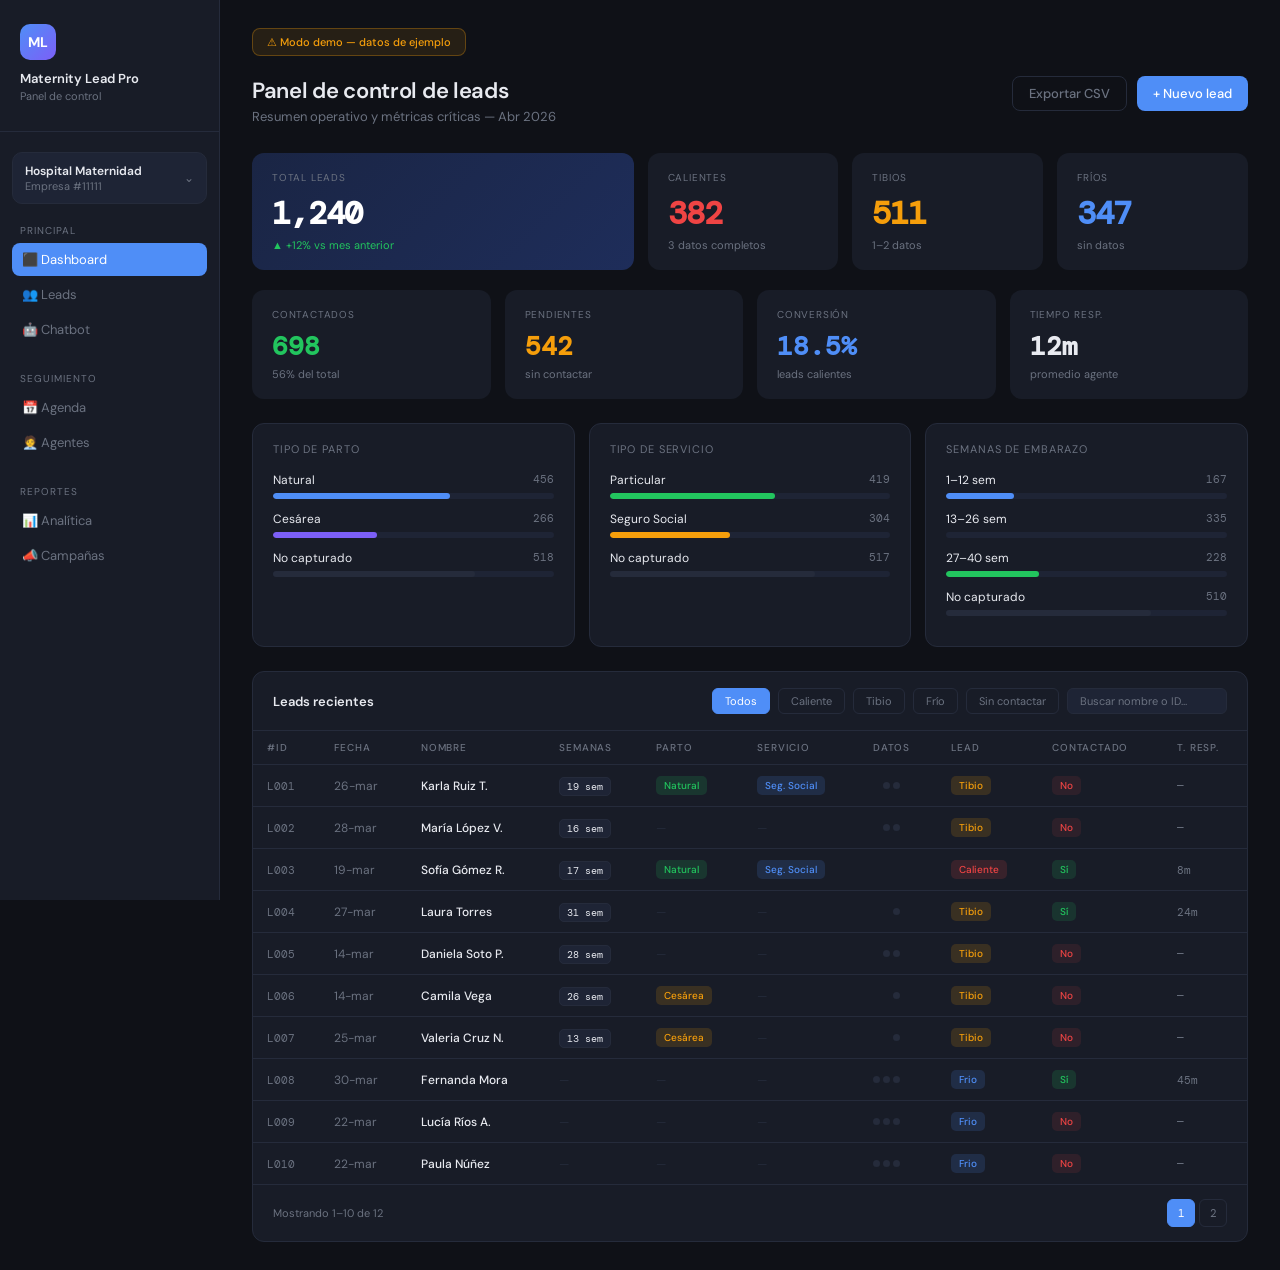
<file: index.html>
<!DOCTYPE html>
<html lang="es">
<head>
<meta charset="UTF-8">
<meta name="viewport" content="width=device-width, initial-scale=1.0">
<title>Maternity Lead Pro — Dashboard</title>
<link href="https://fonts.googleapis.com/css2?family=DM+Sans:wght@300;400;500;600&family=DM+Mono:wght@400;500&display=swap" rel="stylesheet">
<style>
:root{--bg:#0f1117;--surface:#181c27;--surface2:#1e2435;--border:#252b3b;--text:#e8eaf0;--muted:#6b7280;--accent:#4f8ef7;--accent2:#7c5ff7;--green:#22c55e;--yellow:#f59e0b;--red:#ef4444;--caliente:#ef4444;--tibio:#f59e0b;--frio:#4f8ef7}
*{margin:0;padding:0;box-sizing:border-box}
body{font-family:'DM Sans',sans-serif;background:var(--bg);color:var(--text);display:flex;min-height:100vh;font-size:14px}
.sidebar{width:220px;min-height:100vh;background:var(--surface);border-right:1px solid var(--border);display:flex;flex-direction:column;padding:24px 0;position:fixed;top:0;left:0;bottom:0}
.sidebar-logo{padding:0 20px 28px;border-bottom:1px solid var(--border);margin-bottom:20px}
.logo-avatar{width:36px;height:36px;background:linear-gradient(135deg,var(--accent),var(--accent2));border-radius:10px;display:flex;align-items:center;justify-content:center;font-weight:700;font-size:14px;color:#fff;margin-bottom:10px}
.logo-name{font-weight:600;font-size:13px;color:var(--text)}.logo-sub{font-size:11px;color:var(--muted);margin-top:2px}
.nav-section{padding:0 12px;margin-bottom:24px}
.nav-label{font-size:10px;color:var(--muted);letter-spacing:.1em;text-transform:uppercase;padding:0 8px;margin-bottom:6px}
.nav-item{display:flex;align-items:center;gap:10px;padding:8px 10px;border-radius:8px;color:var(--muted);cursor:pointer;font-size:13px;transition:all .15s;margin-bottom:2px}
.nav-item:hover{background:var(--surface2);color:var(--text)}.nav-item.active{background:var(--accent);color:#fff}
.empresa-selector{margin:0 12px 20px;background:var(--surface2);border:1px solid var(--border);border-radius:10px;padding:10px 12px;cursor:pointer;display:flex;align-items:center;justify-content:space-between}
.empresa-name{font-weight:600;color:var(--text);font-size:12px}.empresa-type{color:var(--muted);font-size:11px}
.main{margin-left:220px;flex:1;padding:28px 32px}
.header{display:flex;align-items:flex-start;justify-content:space-between;margin-bottom:28px}
.header-title{font-size:22px;font-weight:600;letter-spacing:-.3px}.header-sub{color:var(--muted);font-size:13px;margin-top:3px}
.header-actions{display:flex;gap:10px}
.btn{padding:8px 16px;border-radius:8px;border:none;font-family:inherit;font-size:13px;font-weight:500;cursor:pointer;transition:all .15s}
.btn-outline{background:transparent;border:1px solid var(--border);color:var(--muted)}.btn-outline:hover{border-color:var(--accent);color:var(--accent)}
.btn-primary{background:var(--accent);color:#fff}.btn-primary:hover{background:#3d7be8}
.kpi-grid{display:grid;grid-template-columns:2fr 1fr 1fr 1fr;gap:14px;margin-bottom:20px}
.kpi-grid2{display:grid;grid-template-columns:repeat(4,1fr);gap:14px;margin-bottom:24px}
.kpi-card{background:var(--surface);bor der:1px solid var(--border);border-radius:12px;padding:18px 20px}
.kpi-card.featured{background:linear-gradient(135deg,#1a2544,#1e2d5a);border-color:var(--accent)}
.kpi-label{font-size:10px;letter-spacing:.08em;text-transform:uppercase;color:var(--muted);margin-bottom:8px}
.kpi-value{font-size:32px;font-weight:600;letter-spacing:-1px;font-family:'DM Mono',monospace}
.kpi-card.featured .kpi-value{color:#fff}.kpi-delta{font-size:11px;margin-top:4px}.kpi-delta.up{color:var(--green)}
.kpi-sub{font-size:11px;color:var(--muted);margin-top:4px}
.kpi2-value{font-size:26px;font-weight:600;font-family:'DM Mono',monospace}
.kpi2-value.yellow{color:var(--yellow)}.kpi2-value.green{color:var(--green)}.kpi2-value.accent{color:var(--accent)}
.charts-row{display:grid;grid-template-columns:1fr 1fr 1fr;gap:14px;margin-bottom:24px}
.chart-card{background:var(--surface);border:1px solid var(--border);border-radius:12px;padding:18px 20px}
.chart-title{font-size:11px;text-transform:uppercase;letter-spacing:.08em;color:var(--muted);margin-bottom:16px}
.bar-row{margin-bottom:12px}.bar-meta{display:flex;justify-content:space-between;margin-bottom:5px;font-size:12px}
.bar-label{color:var(--text)}.bar-count{color:var(--muted);font-family:'DM Mono',monospace;font-size:11px}
.bar-track{height:6px;background:var(--surface2);border-radius:99px;overflow:hidden}
.bar-fill{height:100%;border-radius:99px;transition:width .6s ease}
.bar-fill.blue{background:var(--accent)}.bar-fill.green{background:var(--green)}.bar-fill.yellow{background:var(--yellow)}.bar-fill.purple{background:var(--accent2)}.bar-fill.muted{background:var(--border)}
.table-card{background:var(--surface);border:1px solid var(--border);border-radius:12px;overflow:hidden}
.table-header{padding:16px 20px;border-bottom:1px solid var(--border);display:flex;align-items:center;justify-content:space-between}
.table-title{font-size:13px;font-weight:600}.table-filters{display:flex;gap:8px}
.filter-btn{padding:5px 12px;border-radius:6px;border:1px solid var(--border);background:transparent;color:var(--muted);font-size:11px;font-family:inherit;cursor:pointer;transition:all .15s}
.filter-btn.active{background:var(--accent);border-color:var(--accent);color:#fff}.filter-btn:hover:not(.active){border-color:var(--accent);color:var(--accent)}
.search-input{background:var(--surface2);border:1px solid var(--border);color:var(--text);padding:5px 12px;border-radius:6px;font-family:inherit;font-size:11px;outline:none;width:160px}
.search-input::placeholder{color:var(--muted)}
table{width:100%;border-collapse:collapse}
th{text-align:left;padding:10px 14px;font-size:10px;text-transform:uppercase;letter-spacing:.08em;color:var(--muted);border-bottom:1px solid var(--border);font-weight:500}
td{padding:11px 14px;border-bottom:1px solid var(--border);font-size:12px}
tr:last-child td{border-bottom:none}tr:hover td{background:var(--surface2)}
.badge{display:inline-flex;align-items:center;gap:4px;padding:3px 8px;border-radius:5px;font-size:10px;font-weight:500}
.badge.caliente{background:rgba(239,68,68,.15);color:var(--caliente)}.badge.tibio{background:rgba(245,158,11,.15);color:var(--tibio)}.badge.frio{background:rgba(79,142,247,.15);color:var(--frio)}
.badge.si{background:rgba(34,197,94,.15);color:var(--green)}.badge.no{background:rgba(239,68,68,.1);color:var(--red)}
.dots{display:flex;gap:3px}.dot{width:7px;height:7px;border-radius:50%}
.dot.filled.c{background:var(--caliente)}.dot.filled.t{background:var(--tibio)}.dot.filled.f{background:var(--accent)}.dot.empty{background:var(--border)}
.id-cell{font-family:'DM Mono',monospace;color:var(--muted);font-size:11px}
.sem-tag{background:var(--surface2);border:1px solid var(--border);padding:2px 7px;border-radius:5px;font-size:10px;font-family:'DM Mono',monospace}
.dash{color:var(--border)}
.pagination{padding:14px 20px;display:flex;align-items:center;justify-content:space-between;border-top:1px solid var(--border)}
.page-info{font-size:11px;color:var(--muted)}.page-btns{display:flex;gap:4px}
.page-btn{width:28px;height:28px;border-radius:6px;border:1px solid var(--border);background:transparent;color:var(--muted);font-size:11px;cursor:pointer;display:flex;align-items:center;justify-content:center;transition:all .15s;font-family:'DM Mono',monospace}
.page-btn.active{background:var(--accent);border-color:var(--accent);color:#fff}.page-btn:hover:not(.active){border-color:var(--accent);color:var(--accent)}
.loading{position:fixed;inset:0;background:var(--bg);display:flex;flex-direction:column;align-items:center;justify-content:center;z-index:999;transition:opacity .4s}
.loading.hidden{opacity:0;pointer-events:none}
.loading-logo{width:52px;height:52px;background:linear-gradient(135deg,var(--accent),var(--accent2));border-radius:16px;display:flex;align-items:center;justify-content:center;font-size:22px;font-weight:700;color:#fff;margin-bottom:16px;animation:pulse 1.5s ease-in-out infinite}
@keyframes pulse{0%,100%{transform:scale(1);opacity:1}50%{transform:scale(1.05);opacity:.8}}
.loading-text{color:var(--muted);font-size:13px}
.demo-banner{background:rgba(245,158,11,.1);border:1px solid rgba(245,158,11,.3);color:var(--yellow);padding:6px 14px;border-radius:8px;font-size:11px;font-weight:500;margin-bottom:20px;display:inline-flex;align-items:center;gap:6px}
</style>
</head>
<body>
<div class="loading" id="loader"><div class="loading-logo">ML</div><div class="loading-text">Cargando dashboard…</div></div>
<nav class="sidebar">
<div class="sidebar-logo"><div class="logo-avatar">ML</div><div class="logo-name">Maternity Lead Pro</div><div class="logo-sub">Panel de control</div></div>
<div class="empresa-selector"><div class="empresa-info"><div class="empresa-name">Hospital Maternidad</div><div class="empresa-type">Empresa #11111</div></div><div style="color:var(--muted);font-size:12px">⌄</div></div>
<div class="nav-section"><div class="nav-label">Principal</div><div class="nav-item active">⬛ Dashboard</div><div class="nav-item">👥 Leads</div><div class="nav-item">🤖 Chatbot</div></div>
<div class="nav-section"><div class="nav-label">Seguimiento</div><div class="nav-item">📅 Agenda</div><div class="nav-item">🧑‍💼 Agentes</div></div>
<div class="nav-section"><div class="nav-label">Reportes</div><div class="nav-item">📊 Analítica</div><div class="nav-item">📣 Campañas</div></div>
</nav>
<main class="main">
<div class="demo-banner">⚠ Modo demo — datos de ejemplo</div>
<div class="header"><div><div class="header-title">Panel de control de leads</div><div class="header-sub">Resumen operativo y métricas críticas — Abr 2026</div></div><div class="header-actions"><button class="btn btn-outline">Exportar CSV</button><button class="btn btn-primary">+ Nuevo lead</button></div></div>
<div class="kpi-grid">
<div class="kpi-card featured"><div class="kpi-label">Total Leads</div><div class="kpi-value">1,240</div><div class="kpi-delta up">▲ +12% vs mes anterior</div></div>
<div class="kpi-card"><div class="kpi-label">Calientes</div><div class="kpi-value" style="color:var(--caliente)">382</div><div class="kpi-sub">3 datos completos</div></div>
<div class="kpi-card"><div class="kpi-label">Tibios</div><div class="kpi-value" style="color:var(--tibio)">511</div><div class="kpi-sub">1–2 datos</div></div>
<div class="kpi-card"><div class="kpi-label">Fríos</div><div class="kpi-value" style="color:var(--frio)">347</div><div class="kpi-sub">sin datos</div></div>
</div>
<div class="kpi-grid2">
<div class="kpi-card"><div class="kpi-label">Contactados</div><div class="kpi2-value green">698</div><div class="kpi-sub">56% del total</div></div>
<div class="kpi-card"><div class="kpi-label">Pendientes</div><div class="kpi2-value yellow">542</div><div class="kpi-sub">sin contactar</div></div>
<div class="kpi-card"><div class="kpi-label">Conversión</div><div class="kpi2-value accent">18.5%</div><div class="kpi-sub">leads calientes</div></div>
<div class="kpi-card"><div class="kpi-label">Tiempo Resp.</div><div class="kpi2-value">12m</div><div class="kpi-sub">promedio agente</div></div>
</div>
<div class="charts-row">
<div class="chart-card"><div class="chart-title">Tipo de parto</div>
<div class="bar-row"><div class="bar-meta"><span class="bar-label">Natural</span><span class="bar-count">456</span></div><div class="bar-track"><div class="bar-fill blue" style="width:63%"></div></div></div>
<div class="bar-row"><div class="bar-meta"><span class="bar-label">Cesárea</span><span class="bar-count">266</span></div><div class="bar-track"><div class="bar-fill purple" style="width:37%"></div></div></div>
<div class="bar-row"><div class="bar-meta"><span class="bar-label">No capturado</span><span class="bar-count">518</span></div><div class="bar-track"><div class="bar-fill muted" style="width:72%"></div></div></div>
</div>
<div class="chart-card"><div class="chart-title">Tipo de servicio</div>
<div class="bar-row"><div class="bar-meta"><span class="bar-label">Particular</span><span class="bar-count">419</span></div><div class="bar-track"><div class="bar-fill green" style="width:59%"></div></div></div>
<div class="bar-row"><div class="bar-meta"><span class="bar-label">Seguro Social</span><span class="bar-count">304</span></div><div class="bar-track"><div class="bar-fill yellow" style="width:43%"></div></div></div>
<div class="bar-row"><div class="bar-meta"><span class="bar-label">No capturado</span><span class="bar-count">517</span></div><div class="bar-track"><div class="bar-fill muted" style="width:73%"></div></div></div>
</div>
<div class="chart-card"><div class="chart-title">Semanas de embarazo</div>
<div class="bar-row"><div class="bar-meta"><span class="bar-label">1–12 sem</span><span class="bar-count">167</span></div><div class="bar-track"><div class="bar-fill blue" style="width:24%"></div></div></div>
<div class="bar-row"><div class="bar-meta"><span class="bar-label">13–26 sem</span><span class="bar-count">335</span></div><div class="bar-track"><div class="bar-fill accent" style="width:48%"></div></div></div>
<div class="bar-row"><div class="bar-meta"><span class="bar-label">27–40 sem</span><span class="bar-count">228</span></div><div class="bar-track"><div class="bar-fill green" style="width:33%"></div></div></div>
<div class="bar-row"><div class="bar-meta"><span class="bar-label">No capturado</span><span class="bar-count">510</span></div><div class="bar-track"><div class="bar-fill muted" style="width:73%"></div></div></div>
</div>
</div>
<div class="table-card">
<div class="table-header"><div class="table-title">Leads recientes</div>
<div class="table-filters">
<button class="filter-btn active" onclick="filtrar(this,'todos')">Todos</button>
<button class="filter-btn" onclick="filtrar(this,'Caliente')">Caliente</button>
<button class="filter-btn" onclick="filtrar(this,'Tibio')">Tibio</button>
<button class="filter-btn" onclick="filtrar(this,'Frio')">Frío</button>
<button class="filter-btn" onclick="filtrar(this,'sin')">Sin contactar</button>
<input class="search-input" placeholder="Buscar nombre o ID…" oninput="buscar(this.value)">
</div></div>
<table><thead><tr><th>#ID</th><th>Fecha</th><th>Nombre</th><th>Semanas</th><th>Parto</th><th>Servicio</th><th>Datos</th><th>Lead</th><th>Contactado</th><th>T. Resp.</th></tr></thead>
<tbody id="tabla-body"></tbody></table>
<div class="pagination"><div class="page-info" id="page-info"></div><div class="page-btns" id="page-btns"></div></div>
</div>
</main>
<script>
const leads=[{id:'L001',fecha:'26-mar',nombre:'Karla Ruiz T.',semanas:19,parto:'Natural',servicio:'Seg. Social',datos:1,temp:'Tibio',contactado:'No',tresp:'—'},{id:'L002',fecha:'28-mar',nombre:'María López V.',semanas:16,parto:'—',servicio:'—',datos:1,temp:'Tibio',contactado:'No',tresp:'—'},{id:'L003',fecha:'19-mar',nombre:'Sofía Gómez R.',semanas:17,parto:'Natural',servicio:'Seg. Social',datos:3,temp:'Caliente',contactado:'Sí',tresp:'8m'},{id:'L004',fecha:'27-mar',nombre:'Laura Torres',semanas:31,parto:'—',servicio:'—',datos:2,temp:'Tibio',contactado:'Sí',tresp:'24m'},{id:'L005',fecha:'14-mar',nombre:'Daniela Soto P.',semanas:28,parto:'—',servicio:'—',datos:1,temp:'Tibio',contactado:'No',tresp:'—'},{id:'L006',fecha:'14-mar',nombre:'Camila Vega',semanas:26,parto:'Cesárea',servicio:'—',datos:2,temp:'Tibio',contactado:'No',tresp:'—'},{id:'L007',fecha:'25-mar',nombre:'Valeria Cruz N.',semanas:13,parto:'Cesárea',servicio:'—',datos:2,temp:'Tibio',contactado:'No',tresp:'—'},{id:'L008',fecha:'30-mar',nombre:'Fernanda Mora',semanas:null,parto:'—',servicio:'—',datos:0,temp:'Frio',contactado:'Sí',tresp:'45m'},{id:'L009',fecha:'22-mar',nombre:'Lucía Ríos A.',semanas:null,parto:'—',servicio:'—',datos:0,temp:'Frio',contactado:'No',tresp:'—'},{id:'L010',fecha:'22-mar',nombre:'Paula Núñez',semanas:null,parto:'—',servicio:'—',datos:0,temp:'Frio',contactado:'No',tresp:'—'},{id:'L011',fecha:'01-abr',nombre:'Andrea Salinas',semanas:34,parto:'Natural',servicio:'Particular',datos:3,temp:'Caliente',contactado:'Sí',tresp:'5m'},{id:'L012',fecha:'02-abr',nombre:'Berenice Hdz.',semanas:22,parto:'—',servicio:'Particular',datos:2,temp:'Tibio',contactado:'No',tresp:'—'}];
let filtroActivo='todos',busqueda='',paginaActual=1;
const POR_PAGINA=10;
function tempClass(t){return t==='Caliente'?'caliente':t==='Tibio'?'tibio':'frio'}
function dotsHtml(n,t){const c=tempClass(t);let h='<div class="dots">';for(let i=0;i<3;i++)h+=`<div class="dot ${i<n?'filled '+c:'empty'}"></div>`;return h+'</div>'}
function renderTabla(){
let data=leads.filter(l=>{if(filtroActivo==='sin')return l.contactado==='No';if(filtroActivo!=='todos')return l.temp===filtroActivo;return true}).filter(l=>!busqueda||l.nombre.toLowerCase().includes(busqueda.toLowerCase())||l.id.toLowerCase().includes(busqueda.toLowerCase()));
const total=data.length,pages=Math.ceil(total/POR_PAGINA),slice=data.slice((paginaActual-1)*POR_PAGINA,paginaActual*POR_PAGINA);
document.getElementById('page-info').textContent=`Mostrando ${(paginaActual-1)*POR_PAGINA+1}–${Math.min(paginaActual*POR_PAGINA,total)} de ${total}`;
document.getElementById('tabla-body').innerHTML=slice.map(l=>`<tr><td class="id-cell">${l.id}</td><td style="color:var(--muted)">${l.fecha}</td><td style="font-weight:500">${l.nombre}</td><td>${l.semanas?`<span class="sem-tag">${l.semanas} sem</span>`:'<span class="dash">—</span>'}</td><td>${l.parto!=='—'?`<span class="badge ${l.parto==='Natural'?'si':'tibio'}">${l.parto}</span>`:'<span class="dash">—</span>'}</td><td>${l.servicio!=='—'?`<span class="badge frio">${l.servicio}</span>`:'<span class="dash">—</span>'}</td><td>${dotsHtml(l.datos,l.temp)}</td><td><span class="badge ${tempClass(l.temp)}">${l.temp}</span></td><td><span class="badge ${l.contactado==='Sí'?'si':'no'}">${l.contactado}</span></td><td style="font-family:'DM Mono',monospace;font-size:11px;color:var(--muted)">${l.tresp}</td></tr>`).join('');
const pb=document.getElementById('page-btns');pb.innerHTML='';
for(let i=1;i<=Math.min(pages,5);i++){const b=document.createElement('button');b.className='page-btn'+(i===paginaActual?' active':'');b.textContent=i;b.onclick=()=>{paginaActual=i;renderTabla()};pb.appendChild(b)}}
function filtrar(el,val){document.querySelectorAll('.filter-btn').forEach(b=>b.classList.remove('active'));el.classList.add('active');filtroActivo=val;paginaActual=1;renderTabla()}
function buscar(val){busqueda=val;paginaActual=1;renderTabla()}
window.addEventListener('load',()=>{renderTabla();setTimeout(()=>document.getElementById('loader').classList.add('hidden'),800)});
</script>
</body>
</html>
</file>
